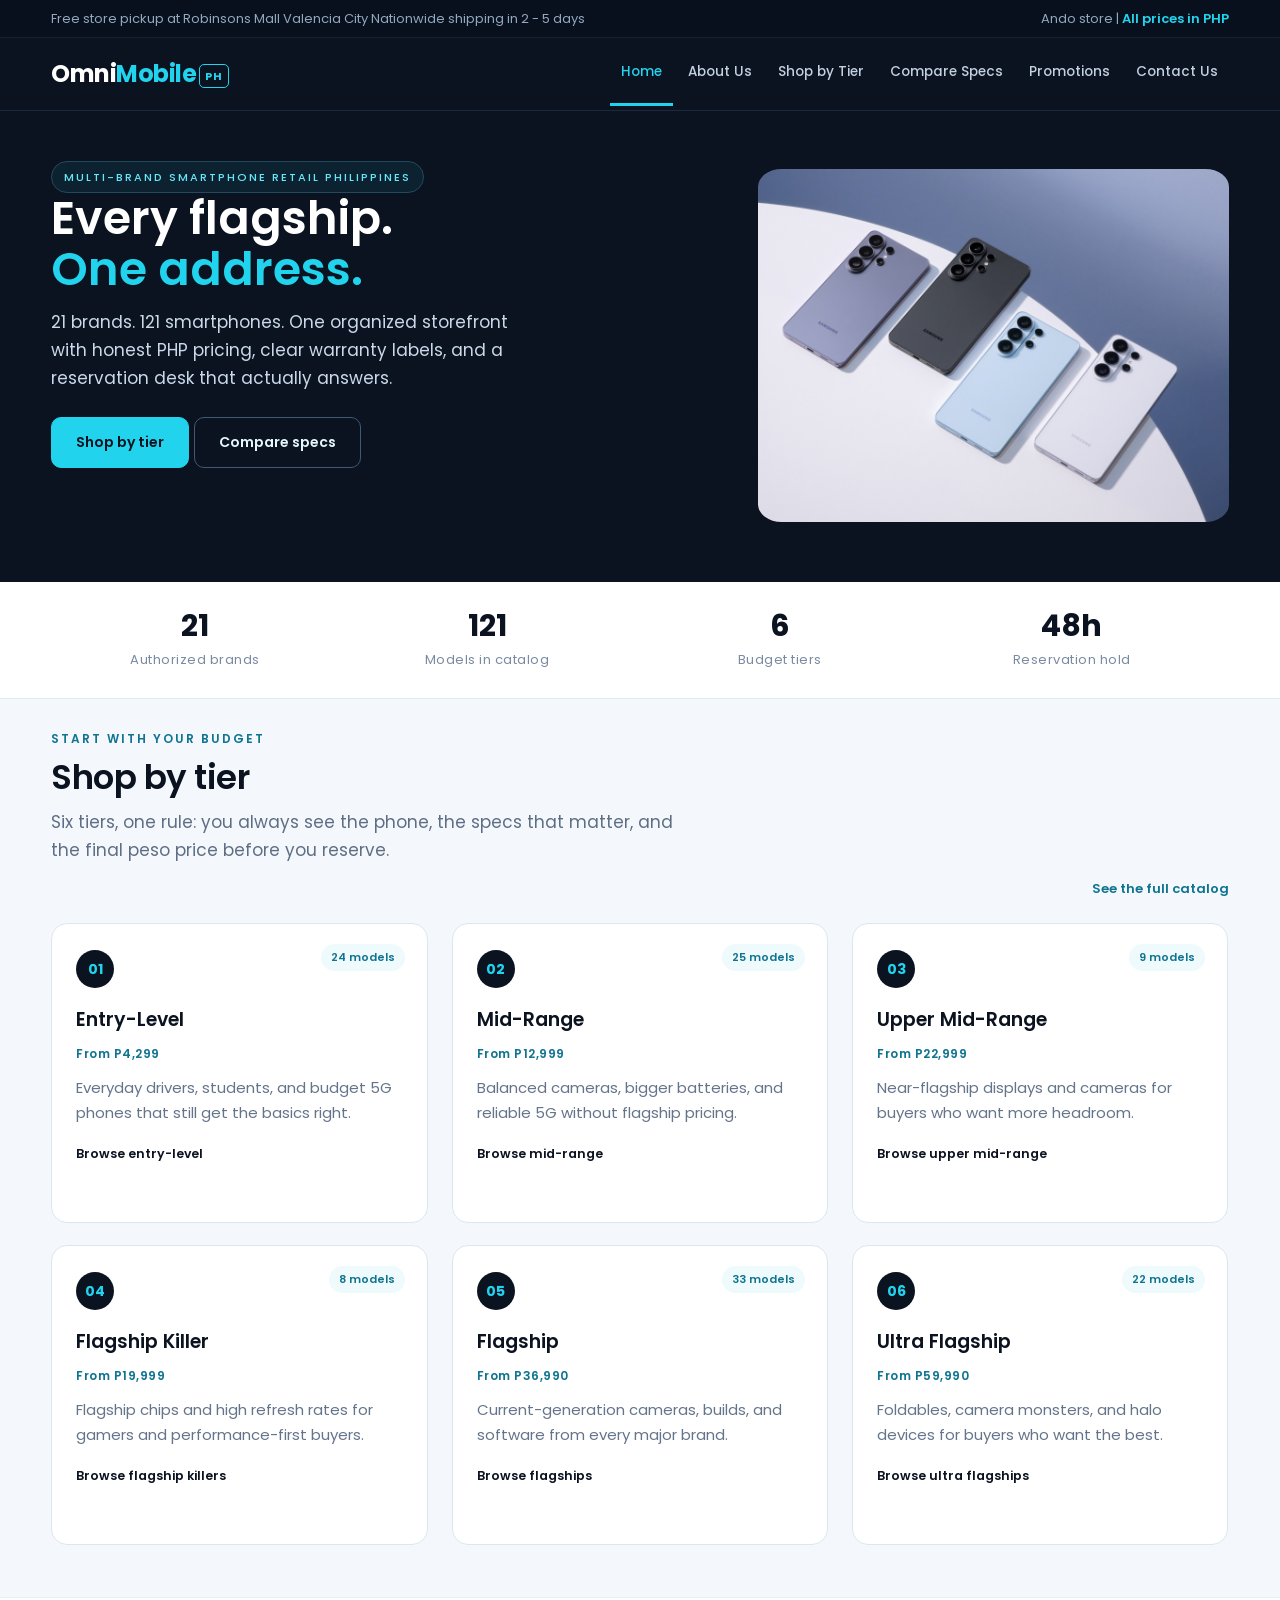
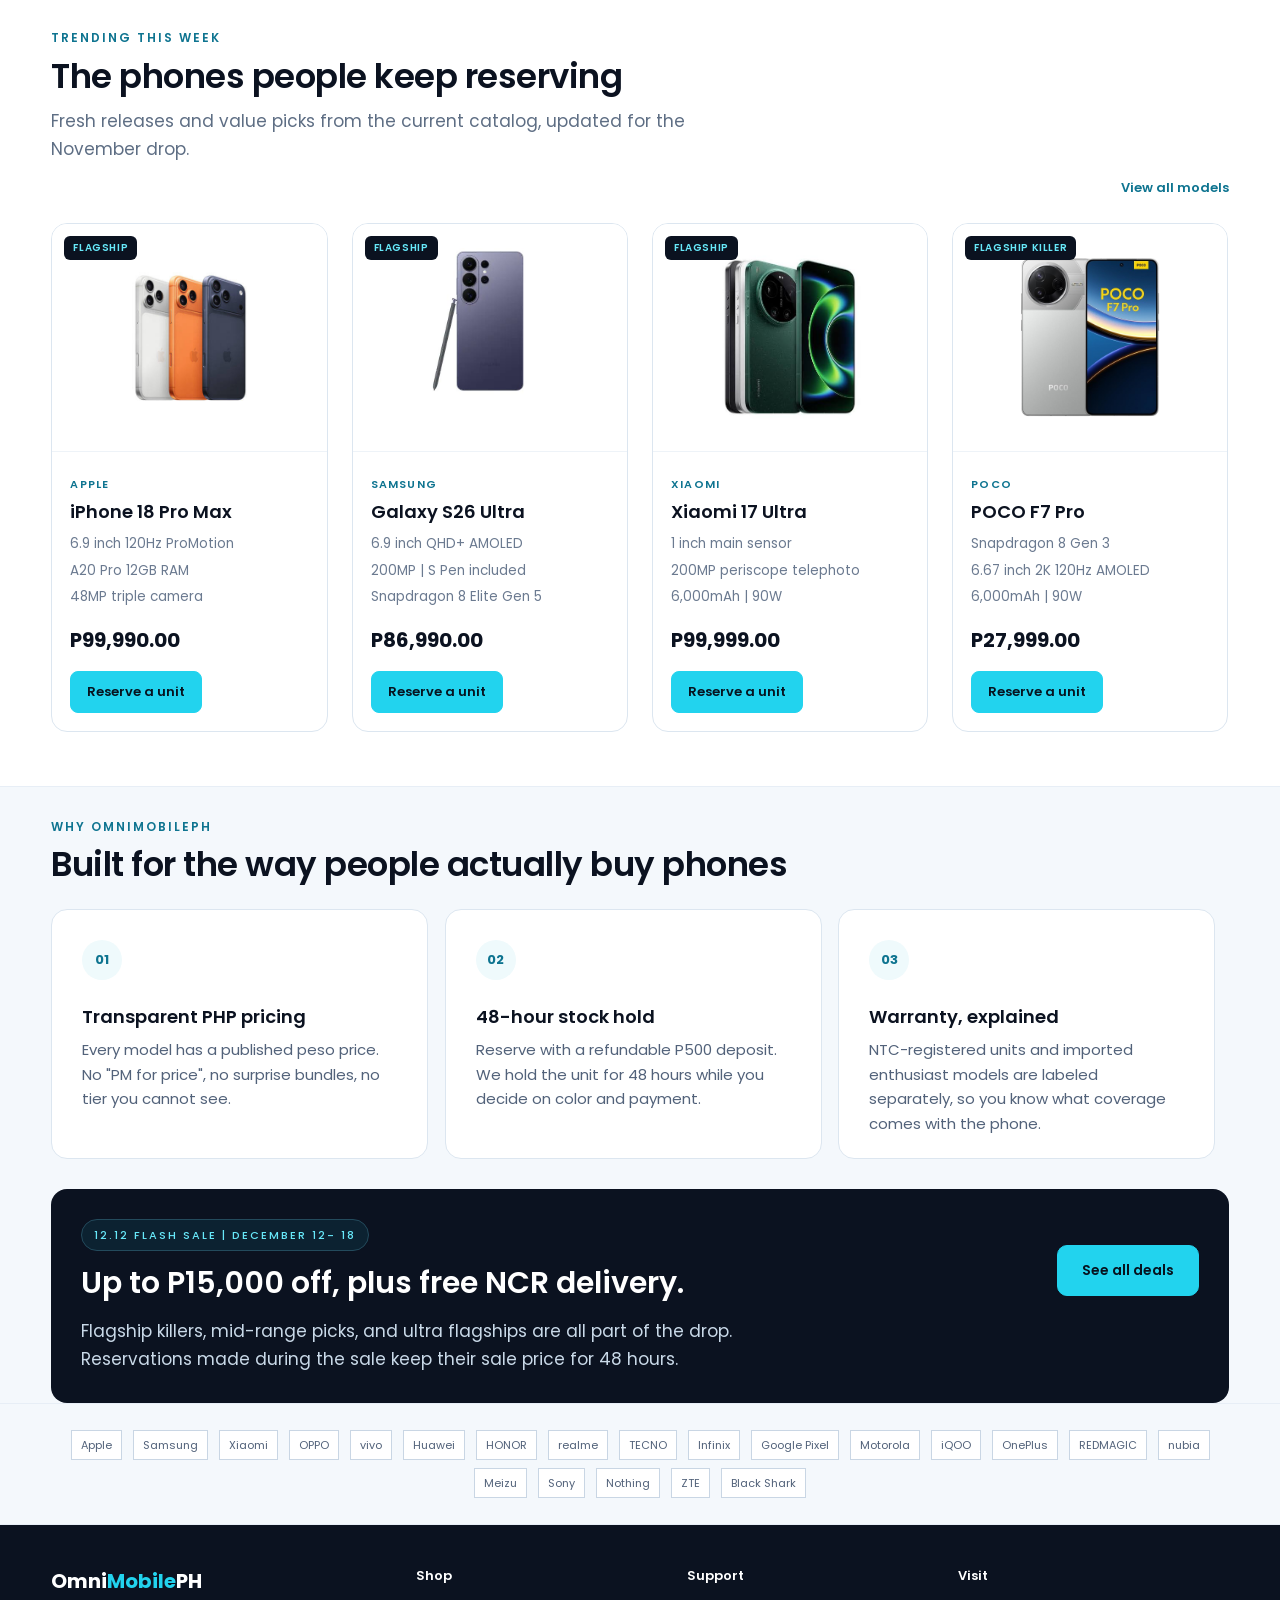
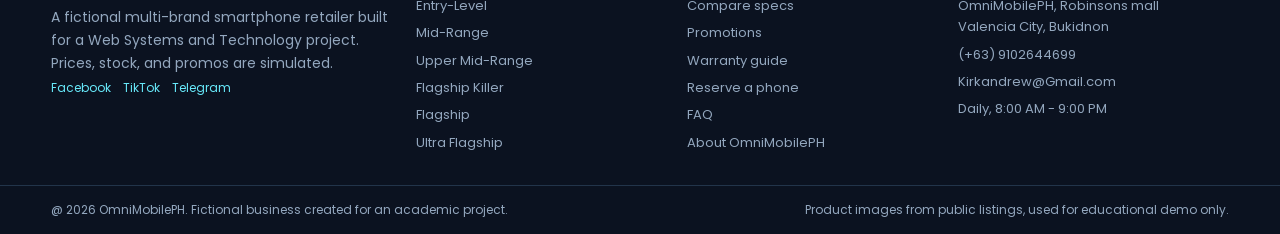
<file: index.html>
<!DOCTYPE html>
<html lang="en">
<head>
    <meta charset="utf-8">
    <meta name="viewport" content="width=device-width, initial-scale=1.0">
    <title>OmniMobilePH | Every flagship. One address.</title>
    <link rel="icon" href="images/Smarthphone_Hub_icon.png">
    <link rel="preconnect" href="https://fonts.googleapis.com">
    <link rel="preconnect" href="https://fonts.gstatic.com" crossorigin>
    <link rel="stylesheet" href="https://fonts.googleapis.com/css2?family=Poppins:wght@400;500;600;700&display=swap">
    <link rel="stylesheet" href="css/styles.css">
</head>
<body>

<!--tobar-->

<div class="topbar">
    <div class ="container clearfix">
        <span class="left">Free store pickup at Robinsons Mall Valencia City Nationwide shipping in 2 - 5 days</span>
        <span class="right">Ando store | <strong>All prices in PHP</strong></span>
    </div>
</div>

<!--header nav-->

<header class="site-header">
    <div class="container clearfix">
        <a class="logo" href="index.html">Omni<span class="omni">Mobile</span><span class="ph">PH</span></a>
        <nav class="main-nav">
            <a class="active" href="index.html">Home</a>
            <a href="about.html">About Us</a>
            <a href="shop.html">Shop by Tier</a>
            <a href="compare.html">Compare Specs</a>
            <a href="promotions.html">Promotions</a>
            <a href="contact.html">Contact Us</a>
        </nav>
    </div>
</header>

<main>
    <!-- hero -->
    <section class="hero">
        <div class="container clearfix">
            <div class="hero-copy">
                <span class="eyebrow">Multi-brand smartphone retail Philippines</span>
                <h1>Every flagship.<br><span>One address.</span></h1>
                <p>21 brands. 121 smartphones. One organized storefront with honest PHP pricing,
                    clear warranty labels, and a reservation desk that actually answers.</p>
                <div class="hero-actions">
                    <a class="btn" href="shop.html">Shop by tier</a>
                    <a class="btn btn-ghost" href="compare.html">Compare specs</a>
                </div>
            </div>
            <div class="hero-visual">
                <img src="images/bg.jpeg" alt="Samsung">
            </div>
        </div>
    </section>
    <!-- stats-->
    <div class="stats">
        <div class="container clearfix">
            <div class="stat"><strong>21</strong><span>Authorized brands</span></div>
            <div class="stat"><strong>121</strong><span>Models in catalog</span></div>
            <div class="stat"><strong>6</strong><span>Budget tiers</span></div>
            <div class="stat"><strong>48h</strong><span>Reservation hold</span></div>
        </div>
    </div>

    <!--section-->
    <section class="section">
        <div class="container">
            <div class="section-head clearfix">
                <span class="kicker">Start with your budget</span>
                <h2>Shop by tier</h2>
                <p>Six tiers, one rule: you always see the phone, the specs that matter, and the final peso price before you reserve.</p>
                <a class="head-link" href="shop.html">See the full catalog</a>
            </div>

            <div class="tier-grid">
                <div class="tier-card">
                    <span class="tier-count">24 models</span>
                    <span class="tier-dot">01</span>
                    <h3>Entry-Level</h3>
                    <span class="tier-range">From P4,299</span>
                    <p>Everyday drivers, students, and budget 5G phones that still get the basics right.</p>
                    <a class="tier-link" href="shop.html">Browse entry-level</a>
                </div>
                <div class="tier-card">
                    <span class="tier-count">25 models</span>
                    <span class="tier-dot">02</span>
                    <h3>Mid-Range</h3>
                    <span class="tier-range">From P12,999</span>
                    <p>Balanced cameras, bigger batteries, and reliable 5G without flagship pricing.</p>
                    <a class="tier-link" href="shop.html">Browse mid-range</a>
                </div>
                <div class="tier-card">
                    <span class="tier-count">9 models</span>
                    <span class="tier-dot">03</span>
                    <h3>Upper Mid-Range</h3>
                    <span class="tier-range">From P22,999</span>
                    <p>Near-flagship displays and cameras for buyers who want more headroom.</p>
                    <a class="tier-link" href="shop.html">Browse upper mid-range</a>
                </div>
                <div class="tier-card">
                    <span class="tier-count">8 models</span>
                    <span class="tier-dot">04</span>
                    <h3>Flagship Killer</h3>
                    <span class="tier-range">From P19,999</span>
                    <p>Flagship chips and high refresh rates for gamers and performance-first buyers.</p>
                    <a class="tier-link" href="shop.html">Browse flagship killers</a>
                </div>
                <div class="tier-card">
                    <span class="tier-count">33 models</span>
                    <span class="tier-dot">05</span>
                    <h3>Flagship</h3>
                    <span class="tier-range">From P36,990</span>
                    <p>Current-generation cameras, builds, and software from every major brand.</p>
                    <a class="tier-link" href="shop.html">Browse flagships</a>
                </div>
                <div class="tier-card">
                    <span class="tier-count">22 models</span>
                    <span class="tier-dot">06</span>
                    <h3>Ultra Flagship</h3>
                    <span class="tier-range">From P59,990</span>
                    <p>Foldables, camera monsters, and halo devices for buyers who want the best.</p>
                    <a class="tier-link" href="shop.html">Browse ultra flagships</a>
                </div>
            </div>
        </div>
    </section>
    <!--phones-->
    <section class="section section-alt">
        <div class="container">
            <div class="section-head clearfix">
                <span class="kicker">Trending this week</span>
                <h2>The phones people keep reserving</h2>
                <p>Fresh releases and value picks from the current catalog, updated for the November drop.</p>
                <a class="head-link" href="shop.html">View all models</a>
            </div>

            <div class="card-grid">
                <article class="phone-card">
                    <div class="phone-media">
                        <span class="badge">Flagship</span>
                        <img src="images/iphone-18-pro-max.jpg" alt="iPhone 18 Pro Max">
                    </div>
                    <div class="phone-body">
                        <span class="brand">Apple</span>
                        <h3>iPhone 18 Pro Max</h3>
                        <ul class="mini-specs">
                            <li>6.9 inch 120Hz ProMotion</li>
                            <li>A20 Pro 12GB RAM</li>
                            <li>48MP triple camera</li>
                        </ul>
                        <div class="price-row"><span class="price">P99,990.00</span></div>
                        <a class="btn btn-small" href="contact.html">Reserve a unit</a>
                    </div>
                </article>

                <article class="phone-card">
                    <div class="phone-media">
                        <span class="badge">Flagship</span>
                        <img src="images/galaxy-s26-ultra.jpg" alt="Samsung Galaxy S26 Ultra">
                    </div>
                    <div class="phone-body">
                        <span class="brand">Samsung</span>
                        <h3>Galaxy S26 Ultra</h3>
                        <ul class="mini-specs">
                            <li>6.9 inch QHD+ AMOLED</li>
                            <li>200MP | S Pen included</li>
                            <li>Snapdragon 8 Elite Gen 5</li>
                        </ul>
                        <div class="price-row"><span class="price">P86,990.00</span></div>
                        <a class="btn btn-small" href="contact.html">Reserve a unit</a>
                    </div>
                </article>

                <article class="phone-card">
                    <div class="phone-media">
                        <span class="badge">Flagship</span>
                        <img src="images/xiaomi-17-ultra.jpg" alt="Xiaomi 17 Ultra">
                    </div>
                    <div class="phone-body">
                        <span class="brand">Xiaomi</span>
                        <h3>Xiaomi 17 Ultra</h3>
                        <ul class="mini-specs">
                            <li>1 inch main sensor</li>
                            <li>200MP periscope telephoto</li>
                            <li>6,000mAh | 90W</li>
                        </ul>
                        <div class="price-row"><span class="price">P99,999.00</span></div>
                        <a class="btn btn-small" href="contact.html">Reserve a unit</a>
                    </div>
                </article>

                <article class="phone-card">
                    <div class="phone-media">
                        <span class="badge">Flagship Killer</span>
                        <img src="images/poco-f7-pro.png" alt="POCO F7 Pro">
                    </div>
                    <div class="phone-body">
                        <span class="brand">POCO</span>
                        <h3>POCO F7 Pro</h3>
                        <ul class="mini-specs">
                            <li>Snapdragon 8 Gen 3</li>
                            <li>6.67 inch 2K 120Hz AMOLED</li>
                            <li>6,000mAh | 90W</li>
                        </ul>
                        <div class="price-row"><span class="price">P27,999.00</span></div>
                        <a class="btn btn-small" href="contact.html">Reserve a unit</a>
                    </div>
                </article>
            </div>
        </div>
    </section>
    <!--why omni mobile??-->
    <section class="section">
        <div class="container">
            <div class="section-head">
                <span class="kicker">Why OmniMobilePH</span>
                <h2>Built for the way people actually buy phones</h2>
            </div>
            <div class="clearfix">
                <div class="feature">
                    <span class="feature-num">01</span>
                    <h3>Transparent PHP pricing</h3>
                    <p>Every model has a published peso price. No "PM for price", no surprise bundles, no tier you cannot see.</p>
                </div>
                <div class="feature">
                    <span class="feature-num">02</span>
                    <h3>48-hour stock hold</h3>
                    <p>Reserve with a refundable P500 deposit. We hold the unit for 48 hours while you decide on color and payment.</p>
                </div>
                <div class="feature">
                    <span class="feature-num">03</span>
                    <h3>Warranty, explained</h3>
                    <p>NTC-registered units and imported enthusiast models are labeled separately, so you know what coverage comes with the phone.</p>
                </div>
            </div>
        </div>
    </section>
    <section class="section-tight">
        <div class="container">
            <div class="promo-banner clearfix">
                <div class="promo-copy">
                    <span class="eyebrow">12.12 Flash Sale | December 12- 18</span>
                    <h2>Up to P15,000 off, plus free NCR delivery.</h2>
                    <p>Flagship killers, mid-range picks, and ultra flagships are all part of the drop. Reservations made during the sale keep their sale price for 48 hours.</p>
                </div>
                <div class="promo-action">
                    <a class="btn" href="promotions.html">See all deals</a>
                </div>
            </div>
        </div>
    </section>
    <!--phone brand-->
    <div class="brand-strip">
        <div class="container">
            <span class="chip">Apple</span>
            <span class="chip">Samsung</span>
            <span class="chip">Xiaomi</span>
            <span class="chip">OPPO</span>
            <span class="chip">vivo</span>
            <span class="chip">Huawei</span>
            <span class="chip">HONOR</span>
            <span class="chip">realme</span>
            <span class="chip">TECNO</span>
            <span class="chip">Infinix</span>
            <span class="chip">Google Pixel</span>
            <span class="chip">Motorola</span>
            <span class="chip">iQOO</span>
            <span class="chip">OnePlus</span>
            <span class="chip">REDMAGIC</span>
            <span class="chip">nubia</span>
            <span class="chip">Meizu</span>
            <span class="chip">Sony</span>
            <span class="chip">Nothing</span>
            <span class="chip">ZTE</span>
            <span class="chip">Black Shark</span>
        </div>
    </div>
</main>
<!--footer-->
<footer class="site-footer">
    <div class="container">
        <div class="footer-col brand-col">
            <a class="footer-logo" href="index.html">Omni<span>Mobile</span>PH</a>
            <p>A fictional multi-brand smartphone retailer built for a Web Systems and Technology project. Prices, stock, and promos are simulated.</p>
            <div class="footer-social">
                <a href="https://www.facebook.com/ryukirk18">Facebook</a>
                <a href="https://www.tiktok.com/@ryu.kirky">TikTok</a>
                <a href="https://t.me/ryukirkk">Telegram</a>
            </div>
        </div>
        <div class="footer-col">
            <h4>Shop</h4>
            <div class="footer-links">
                <a href="shop.html">Entry-Level</a>
                <a href="shop.html">Mid-Range</a>
                <a href="shop.html">Upper Mid-Range</a>
                <a href="shop.html">Flagship Killer</a>
                <a href="shop.html">Flagship</a>
                <a href="shop.html">Ultra Flagship</a>
            </div>
        </div>
        <div class="footer-col">
            <h4>Support</h4>
            <div class="footer-links">
                <a href="compare.html">Compare specs</a>
                <a href="promotions.html">Promotions</a>
                <a href="promotions.html">Warranty guide</a>
                <a href="contact.html">Reserve a phone</a>
                <a href="contact.html">FAQ</a>
                <a href="about.html">About OmniMobilePH</a>
            </div>
        </div>
        <div class="footer-col">
            <h4>Visit</h4>
            <div class="footer-links">
                <a href="contact.html">OmniMobilePH, Robinsons mall Valencia City, Bukidnon</a>
                <a href="tel:+639102644699">(+63) 9102644699</a>
                <a href="mailto:Kirkandrew@Gmail.com">Kirkandrew@Gmail.com</a>
                <a href="contact.html">Daily, 8:00 AM - 9:00 PM</a>
            </div>
        </div>
        <div class="clearfix"></div>
    </div>
    <div class="footer-bottom">
        <div class="container clearfix">
            <span class="left">@ 2026 OmniMobilePH. Fictional business created for an academic project.</span>
            <span class="right">Product images from public listings, used for educational demo only.</span>
        </div>
    </div>
</footer>

</body>
</html>
</file>
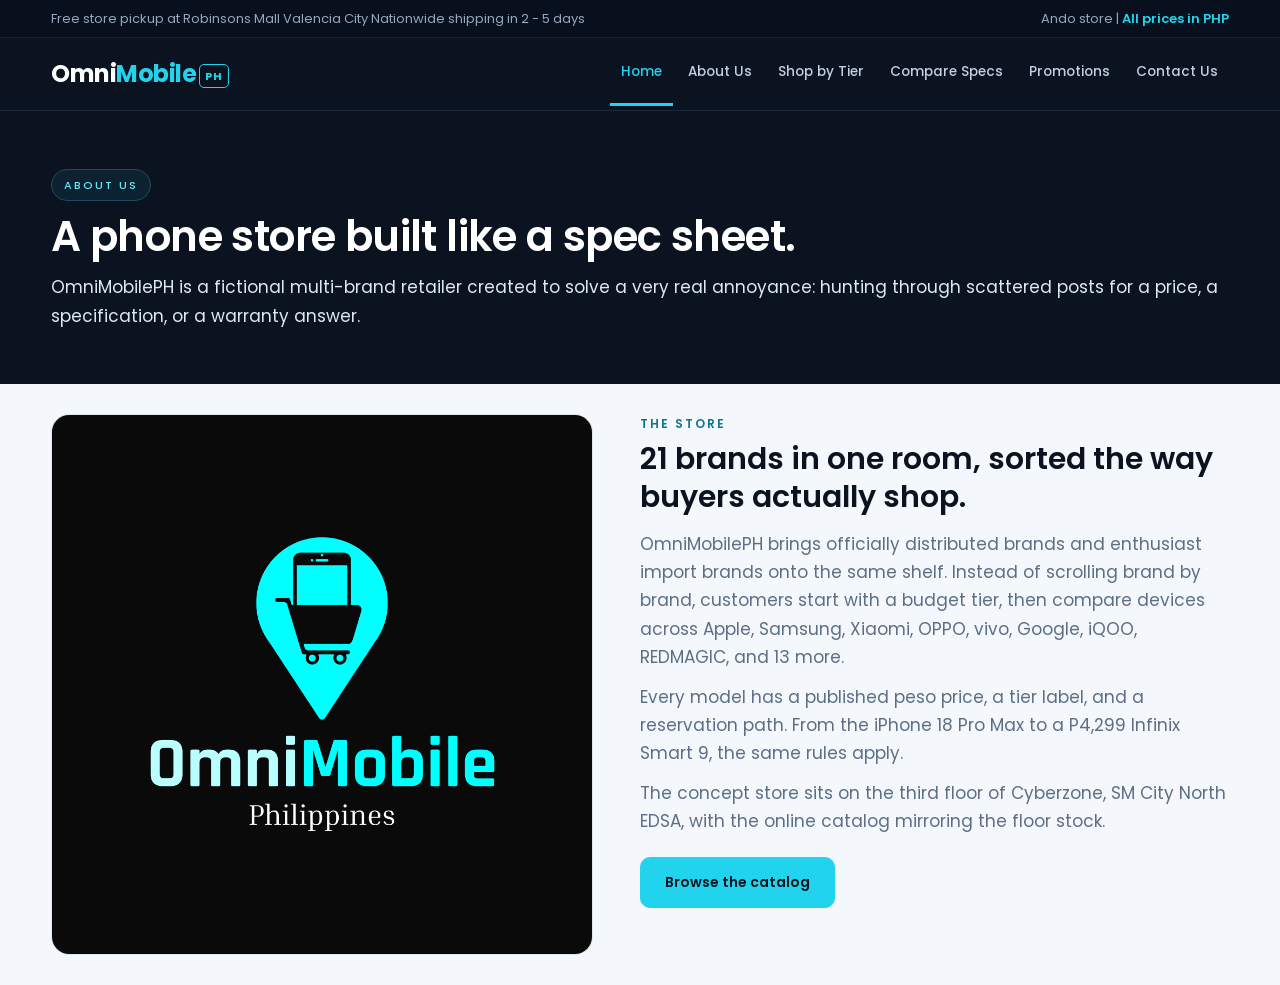
<file: about.html>
<!DOCTYPE html>
<html lang="en">
<head>
    <meta charset="utf-8">
    <meta name="viewport" content="width=device-width, initial-scale=1.0">
    <title>OmniMobilePH | Every flagship. One address.</title>
    <link rel="preconnect" href="https://fonts.googleapis.com">
    <link rel="preconnect" href="https://fonts.gstatic.com" crossorigin>
    <link rel="stylesheet" href="https://fonts.googleapis.com/css2?family=Poppins:wght@400;500;600;700&display=swap">
    <link rel="stylesheet" href="css/styles.css">
</head>
</html>

<div class="topbar">
    <div class ="container clearfix">
        <span class="left">Free store pickup at Robinsons Mall Valencia City Nationwide shipping in 2 - 5 days</span>
        <span class="right">Ando store | <strong>All prices in PHP</strong></span>
    </div>
</div>

<header class="site-header">
    <div class="container clearfix">
        <a class="logo" href="index.html">Omni<span class="omni">Mobile</span><span class="ph">PH</span></a>
        <nav class="main-nav">
            <a class="active" href="index.html">Home</a>
            <a href="about.html">About Us</a>
            <a href="shop.html">Shop by Tier</a>
            <a href="compare.html">Compare Specs</a>
            <a href="promotions.html">Promotions</a>
            <a href="contact.html">Contact Us</a>
        </nav>
    </div>
</header>
<!-- About us page-hero -->
<main>
    <section class="page-hero">
        <div class="container">
            <span class="eyebrow">About us</span>
            <h1>A phone store built like a spec sheet.</h1>
            <p>OmniMobilePH is a fictional multi-brand retailer created to solve a very real annoyance: hunting through scattered posts for a price, a specification, or a warranty answer.</p>
        </div>
    </section>
    <section class="section">
        <div class="container clearfix">
            <div class="about-media">
                <img src="images/Smarthphone-Hub.png" alt="Interior of the OmniMobilePH concept store with phone display counters and accessory walls">
            </div>
            <div class="about-copy">
                <span class="kicker">The store</span>
                <h2>21 brands in one room, sorted the way buyers actually shop.</h2>
                <p>OmniMobilePH brings officially distributed brands and enthusiast import brands onto the same
                    shelf. Instead of scrolling brand by brand, customers start with a budget tier, then compare
                    devices across Apple, Samsung, Xiaomi, OPPO, vivo, Google, iQOO, REDMAGIC, and 13 more.</p>
                <p>Every model has a published peso price, a tier label, and a reservation path. From the
                    iPhone 18 Pro Max to a P4,299 Infinix Smart 9, the same rules apply.</p>
                <p>The concept store sits on the third floor of Cyberzone, SM City North EDSA, with the online
                    catalog mirroring the floor stock.</p>
                <a class="btn" href="shop.html">Browse the catalog</a>
            </div>
        </div>
    </section>
</main>
</file>
<file: css/styles.css>
* {
    margin: 0;
    padding: 0;
    box-sizing: border-box;
    font-family: "Poppins", "Segoe UI", Arial, sans-serif;
}


html {
    scroll-behavior: smooth;
}

body {
    font-family: "Times New Roman", Times, Georgia, serif;
    font-size: 17px;
    line-height: 1.65;
    color: #52627A;
    background-color: #F4F8FC;
}

h1, h2, h3, h4 {
    font-family: "Poppins", Arial, sans-serif;
}

a {
    color: #0E7490;
    text-decoration: none;
}

img {
    display: block;
    max-width: 100%;
}

a:hover {
    text-decoration: underline;
}

ul, ol {
    list-style-position: inside;
}


/*============= Topbar*/

.topbar {
    background-color: #07101C;
    color: #93A7BE;
    font-size: 13px;
    padding: 8px 0;
    border-bottom: 1px solid #142033;
}

.topbar .left {
    float: left;
}

.topbar .right {
    float: right;
}

.topbar strong {
    color: #22D3EE;
    font-weight: 600;
}

.container {
    width: 92%;
    max-width: 1180px;
    margin: 0 auto;
}

.clearfix::after {
    content: "";
    display: block;
    clear: both;
    height: 0;
}

/*=========== Header*/
.site-header {
    background-color: #0B1220;
    border-bottom: 1px solid #1C2A3E;
    position: sticky;
    top: 0;
    z-index: 100;
}

.logo {
    float: left;
    padding: 16px 0;
    font-size: 24px;
    font-weight: 700;
    letter-spacing: -0.5px;
    color: #FFFFFF;
}

.logo:hover {
    text-decoration: none;
}

.logo .omni {
    color: #22D3EE;
}

.logo .ph {
    display: inline-block;
    margin-left: 3px;
    padding: 2px 5px;
    border: 1px solid #22D3EE;
    border-radius: 5px;
    color: #22D3EE;
    font-size: 11px;
    vertical-align: middle;
    letter-spacing: 1px;
}

.main-nav {
    float: right;
    font-size: 13.5px;
    font-weight: 500;
}

.main-nav a {
    display: inline-block;
    padding: 23px 11px 19px;
    color: #C3D0E0;
    border-bottom: 3px solid transparent;
}

.main-nav a:hover {
    color: #22D3EE;
    border-bottom-color: #22D3EE;
    text-decoration: none;
}

.main-nav a.active {
    color: #22D3EE;
    border-bottom-color: #22D3EE;
}

/*============= Buttons*/
.btn {
    display: inline-block;
    padding: 13px 24px;
    background-color: #22D3EE;
    border: 1px solid #22D3EE;
    border-radius: 10px;
    color: #07131F;
    font-size: 14px;
    font-weight: 600;
}

.btn:hover {
    background-color: #67E8F9;
    border-color: #67E8F9;
    text-decoration: none;
}

.btn-ghost {
    background-color: transparent;
    border-color: #3E5A74;
    color: #E4F7FC;
}

.btn-ghost:hover {
    background-color: rgba(34, 211, 238, 0.12);
    border-color: #22D3EE;
    color: #FFFFFF;
}

.btn-small {
    padding: 9px 16px;
    font-size: 13px;
    border-radius: 8px;
}

/*============= Hero*/

.hero {
    padding: 50px 0 60px;
    background-color: #0B1220;
    color: #C9D9E8;
}

.hero-copy {
    float: left;
    width: 54%;
}

.eyebrow {
    display: inline-block;
    padding: 6px 12px;
    border: 1px solid #234A5C;
    border-radius: 20px;
    background-color: rgba(34, 211, 238, 0.08);
    color: #67E8F9;
    font-size: 11px;
    font-weight: 500;
    letter-spacing: 2px;
    text-transform: uppercase;
}

.hero h1 {
    margin: 0 0 14px;
    color: #FFFFFF;
    font-size: 46px;
    font-weight: 600;
    line-height: 1.1;
}

.hero h1 span {
    color: #22D3EE;
}

.hero p {
    max-width: 480px;
    margin: 0 0 24px;
    font-size: 17px;
}

.hero-visual {
    float: right;
    width: 40%;
    text-align: center;
}

.hero-visual img {
    display: block;
    width: 100%;
    margin-top: 8px;
    background-color: #FFFFFF;
    border-radius: 5%;
}

/*========Stats */

.stats {
    background-color: #FFFFFF;
    border-bottom: 1px solid #E1E9F2;
}

.stat {
    display: inline-block;
    width: 24.4%;
    padding: 26px 0;
    text-align: center;
    vertical-align: top;
}

.stat strong {
    display: block;
    color: #0B1220;
    font-size: 30px;
    font-weight: 700;
    line-height: 1.2;
}

.stat span {
    font-size: 13px;
    color: #7A8AA0;
    letter-spacing: 0.5px;
}

/* Tier cards */

.tier-grid {
    font-size: 0;
    margin: 0 -1%;
}

.tier-card {
    display: inline-block;
    width: 31.33%;
    height: 300px;
    margin: 0 1% 22px;
    padding: 26px 24px;
    border: 1px solid #DCE6F0;
    border-radius: 16px;
    background-color: #FFFFFF;
    vertical-align: top;
    font-size: 16px;
    position: relative;
}

.tier-card:hover {
    border-color: #22D3EE;
    box-shadow: 0 14px 30px rgba(11, 18, 32, 0.08);
}

.tier-card .tier-count {
    position: absolute;
    top: 20px;
    right: 22px;
    padding: 4px 10px;
    border-radius: 20px;
    background-color: #EFFAFC;
    color: #0E7490;
    font-size: 11px;
    font-weight: 600;
}

.tier-card .tier-dot {
    display: inline-block;
    width: 38px;
    height: 38px;
    margin-bottom: 16px;
    border-radius: 50%;
    background-color: #0B1220;
    color: #22D3EE;
    font-family: "Poppins", Arial, sans-serif;
    font-size: 14px;
    font-weight: 700;
    line-height: 38px;
    text-align: center;
}

.tier-card h3 {
    color: #0B1220;
    font-size: 19px;
    font-weight: 600;
    margin-bottom: 4px;
}

.tier-card .tier-range {
    color: #0E7490;
    font-size: 12px;
    font-weight: 600;
    letter-spacing: 0.5px;
}

.tier-card p {
    margin: 10px 0 14px;
    font-size: 15px;
    color: #64748B;
}

.tier-card .tier-link {
    font-family: "Poppins", Arial, sans-serif;
    font-size: 12.5px;
    font-weight: 600;
    color: #0B1220;
}

.tier-card .tier-link:hover {
    color: #0E7490;
}


/* Sections */

.section {
    padding: 30px 0;
}

.section-alt {
    background-color: #FFFFFF;
    border-top: 1px solid #E7EEF6;
    border-bottom: 1px solid #E7EEF6;
}

.section-head {
    margin-bottom: 24px;
}

.kicker {
    display: block;
    margin-bottom: 8px;
    color: #0E7490;
    font-size: 12px;
    font-weight: 600;
    letter-spacing: 2px;
    text-transform: uppercase;
}

.section-head h2 {
    color: #0B1220;
    font-size: 34px;
    font-weight: 600;
    line-height: 1.2;
    letter-spacing: -0.5px;
}

.section-head p {
    max-width: 640px;
    margin-top: 10px;
    color: #5E6E84;
}

.section-head .head-link {
    float: right;
    margin-top: 14px;
    font-family: "Poppins", Arial, sans-serif;
    font-size: 13px;
    font-weight: 600;
}

/*====== Phone Cards*/

.card-grid {
    font-size: 0;
    margin: 0 -1%;
}

.phone-card:hover {
    border-color: #22D3EE;
    box-shadow: 0 16px 32px rgba(11, 18, 32, 0.09);
}

.phone-card {
    display: inline-block;
    width: 23%;
    margin: 0 1% 24px;
    border: 1px solid #DCE6F0;
    border-radius: 16px;
    background-color: #FFFFFF;
    vertical-align: top;
    font-size: 16px;
    overflow: hidden;
}

.phone-media {
    position: relative;
    height: 228px;
    padding: 18px;
    border-bottom: 1px solid #EEF3F8;
    background-color: #FFFFFF;
    text-align: center;
}

.phone-media img {
    width: auto;
    max-width: 100%;
    max-height: 190px;
    margin: 0 auto;
}

.badge {
    position: absolute;
    top: 12px;
    left: 12px;
    padding: 4px 9px;
    border-radius: 6px;
    background-color: #0B1220;
    color: #67E8F9;
    font-size: 10px;
    font-weight: 600;
    letter-spacing: 0.6px;
    text-transform: uppercase;
}

.phone-body {
    padding: 18px;
}

.phone-body .brand {
    color: #0E7490;
    font-size: 11px;
    font-weight: 600;
    letter-spacing: 1.2px;
    text-transform: uppercase;
}

.phone-body h3 {
    margin: 4px 0 8px;
    color: #0B1220;
    font-size: 18px;
    font-weight: 600;
    line-height: 1.3;
}

.mini-specs {
    margin-bottom: 14px;
    list-style: none;
    font-size: 13.5px;
    color: #6B7A90;
}

.mini-specs li {
    padding: 2px 0;
}

.price-row {
    margin-bottom: 14px;
}

.price {
    color: #0B1220;
    font-size: 20px;
    font-weight: 700;
}

/* Features */

.feature {
    display: inline-block;
    width: 32%;
    height: 250px;
    margin-right: 1%;
    padding: 30px;
    border: 1px solid #DCE6F0;
    border-radius: 16px;
    background-color: #FFFFFF;
    vertical-align: top;
    font-size: 16px;
}

.feature .feature-num {
    display: inline-block;
    width: 40px;
    height: 40px;
    margin-bottom: 16px;
    border-radius: 50%;
    background-color: #EFFAFC;
    color: #0E7490;
    font-family: "Poppins", Arial, sans-serif;
    font-size: 13px;
    font-weight: 700;
    line-height: 40px;
    text-align: center;
}

.feature h3 {
    margin: 6px 0;
    color: #0B1220;
    font-size: 18px;
    font-weight: 600;
}

.feature p {
    margin: 0;
    color: #52627A;
    font-size: 15px;
}

/* Promo banner */

.promo-banner {
    padding: 30px;
    background-color: #0B1220;
    color: #C9D9E8;
    border-radius: 16px;
}

.promo-copy {
    float: left;
    width: 68%;
}

.promo-copy h2 {
    margin: 8px 0;
    color: #FFFFFF;
    font-size: 30px;
    font-weight: 600;
}

.promo-copy p {
    margin: 0;
}

.promo-action {
    float: right;
    width: 28%;
    padding-top: 26px;
    text-align: right;
}

/* Brand strip */

.brand-strip {
    padding: 22px 0;
    background-color: #F4F8FC;
    border-top: 1px solid #E7EEF6;
    border-bottom: 1px solid #E7EEF6;
    text-align: center;
}

.chip {
    display: inline-block;
    margin: 4px 3px;
    padding: 5px 9px;
    border: 1px solid #C9D6E4;
    background-color: #FFFFFF;
    color: #52627A;
    font-size: 11px;
}

/* Footer */

.site-footer {
    padding-top: 40px;
    background-color: #0B1220;
    color: #93A7BE;
    font-size: 14px;
}

.footer-col {
    float: left;
    width: 23%;
    padding-right: 20px;
    margin-bottom: 26px;
}

.footer-col.brand-col {
    width: 31%;
}

.footer-logo {
    display: inline-block;
    margin-bottom: 8px;
    color: #FFFFFF;
    font-family: "Poppins", Arial, sans-serif;
    font-size: 20px;
    font-weight: 700;
}

.footer-logo span {
    color: #22D3EE;
}

.footer-col h4 {
    margin: 0 0 8px;
    color: #FFFFFF;
    font-size: 13px;
    font-weight: 600;
}

.footer-links a {
    display: block;
    margin-bottom: 6px;
    color: #93A7BE;
    font-size: 13px;
}

.footer-links a:hover,
.footer-social a:hover {
    color: #22D3EE;
}

.footer-social a {
    display: inline-block;
    margin-right: 8px;
    color: #67E8F9;
    font-size: 12px;
}

.footer-bottom {
    clear: both;
    padding: 14px 0;
    border-top: 1px solid #22344A;
    font-size: 12px;
}

.footer-bottom .left {
    float: left;
}

.footer-bottom .right {
    float: right;
}

/* about us page-hero*/

.page-hero {
    padding: 58px 0 54px;
    background-color: #0B1220;
    color: #DCE8F4;
    position: relative;
    overflow: hidden;
}

.page-hero::before {
    content: "";
    position: absolute;
    top: -160px;
    right: 5%;
    width: 420px;
    height: 420px;
    border-radius: 50%;
}

.page-hero .container {
    position: relative;
    z-index: 2;
}

.page-hero h1 {
    margin: 12px 0 12px;
    color: #FFFFFF;
    font-size: 42px;
    font-weight: 600;
    line-height: 1.15;
    letter-spacing: -0.6px;
}

/* About media sec*/
.about-media {
    float: left;
    width: 46%;
}

.about-media img {
    width: 100%;
    border-radius: 18px;
    border: 1px solid #DCE6F0;
}

.about-copy {
    float: right;
    width: 50%;
}

.about-copy h2 {
    color: #0B1220;
    font-size: 30px;
    font-weight: 600;
    line-height: 1.25;
    margin-bottom: 14px;
}

.about-copy p {
    margin-bottom: 12px;
    color: #5E6E84;
}

.about-copy .btn {
    margin-top: 10px;
}

/* Tablet */
@media (max-width: 1024px) {
    .main-nav a {
        padding: 20px 8px;
        font-size: 13px;
    }

    .hero h1 {
        font-size: 38px;
    }

    .tier-card, .phone-card {
        width: 48%;
        height: auto;
    }

    .feature {
        width: 48%;
        height: auto;
        margin-bottom: 16px;
    }

    .promo-copy, .promo-action {
        float: none;
        width: 100%;
        text-align: left;
    }

    .promo-action {
        padding-top: 16px;
    }

    .footer-col, .footer-col.brand-col {
        width: 48%;
    }
}

/* Mobile and Small Tablets */
@media (max-width: 768px) {
    .topbar .left, .topbar .right,
    .logo, .main-nav, .hero-copy,
    .hero-visual, .promo-copy,
    .promo-action, .footer-col,
    .footer-col.brand-col, .footer-bottom .left,
    .footer-bottom .right, .about-media,
    .about-copy {
        float: none;
        width: 100%;
        margin-right: 0;
        text-align: left;
    }

    .topbar {
        font-size: 12px;
    }

    .topbar .right {
        margin-top: 4px;
    }

    .logo {
        display: block;
        padding: 12px 0 6px;
        text-align: center;
    }

    .main-nav {
        padding-bottom: 8px;
        text-align: center;
    }

    .main-nav a {
        padding: 8px 7px;
        font-size: 12.5px;
    }

    .hero {
        padding: 36px 0 44px;
    }

    .hero-copy {
        text-align: center;
    }

    .eyebrow {
        display: block;
        width: fit-content;
        margin: 0 auto 14px;
        padding: 6px 14px;
        font-size: 11px;
        letter-spacing: 1px;
    }

    .hero h1 {
        font-size: 32px;
    }

    .hero-copy p {
        margin-left: auto;
        margin-right: auto;
    }

    .hero-visual {
        margin-top: 22px;
    }

    .stat {
        float: left;
        width: 50%;
        padding: 14px 0;
    }

    .section-head .head-link {
        float: none;
        display: inline-block;
        margin-top: 10px;
    }

    .section-head h2, .promo-copy h2, .page-hero h1 {
        font-size: 28px;
    }

    .tier-card, .phone-card, .feature {
        display: block;
        width: 100%;
        height: auto;
        margin: 0 0 16px;
    }

    .about-media {
        margin-bottom: 18px;
    }

    .promo-banner {
        padding: 20px;
    }

    .footer-col {
        padding-right: 0;
        margin-bottom: 18px;
    }

    .footer-bottom .right {
        margin-top: 6px;
    }
}

/* Small Phones */
@media (max-width: 480px) {
    .container {
        width: 94%;
    }

    .hero h1 {
        font-size: 26px;
    }

    .hero-actions .btn {
        display: block;
        width: 100%;
        text-align: center;
        margin-bottom: 10px;
    }

    .stat strong {
        font-size: 24px;
    }

    .phone-media {
        height: 190px;
    }

    .phone-media img {
        max-height: 155px;
    }

    .tier-card, .feature {
        padding: 20px;
    }
}
</file>
